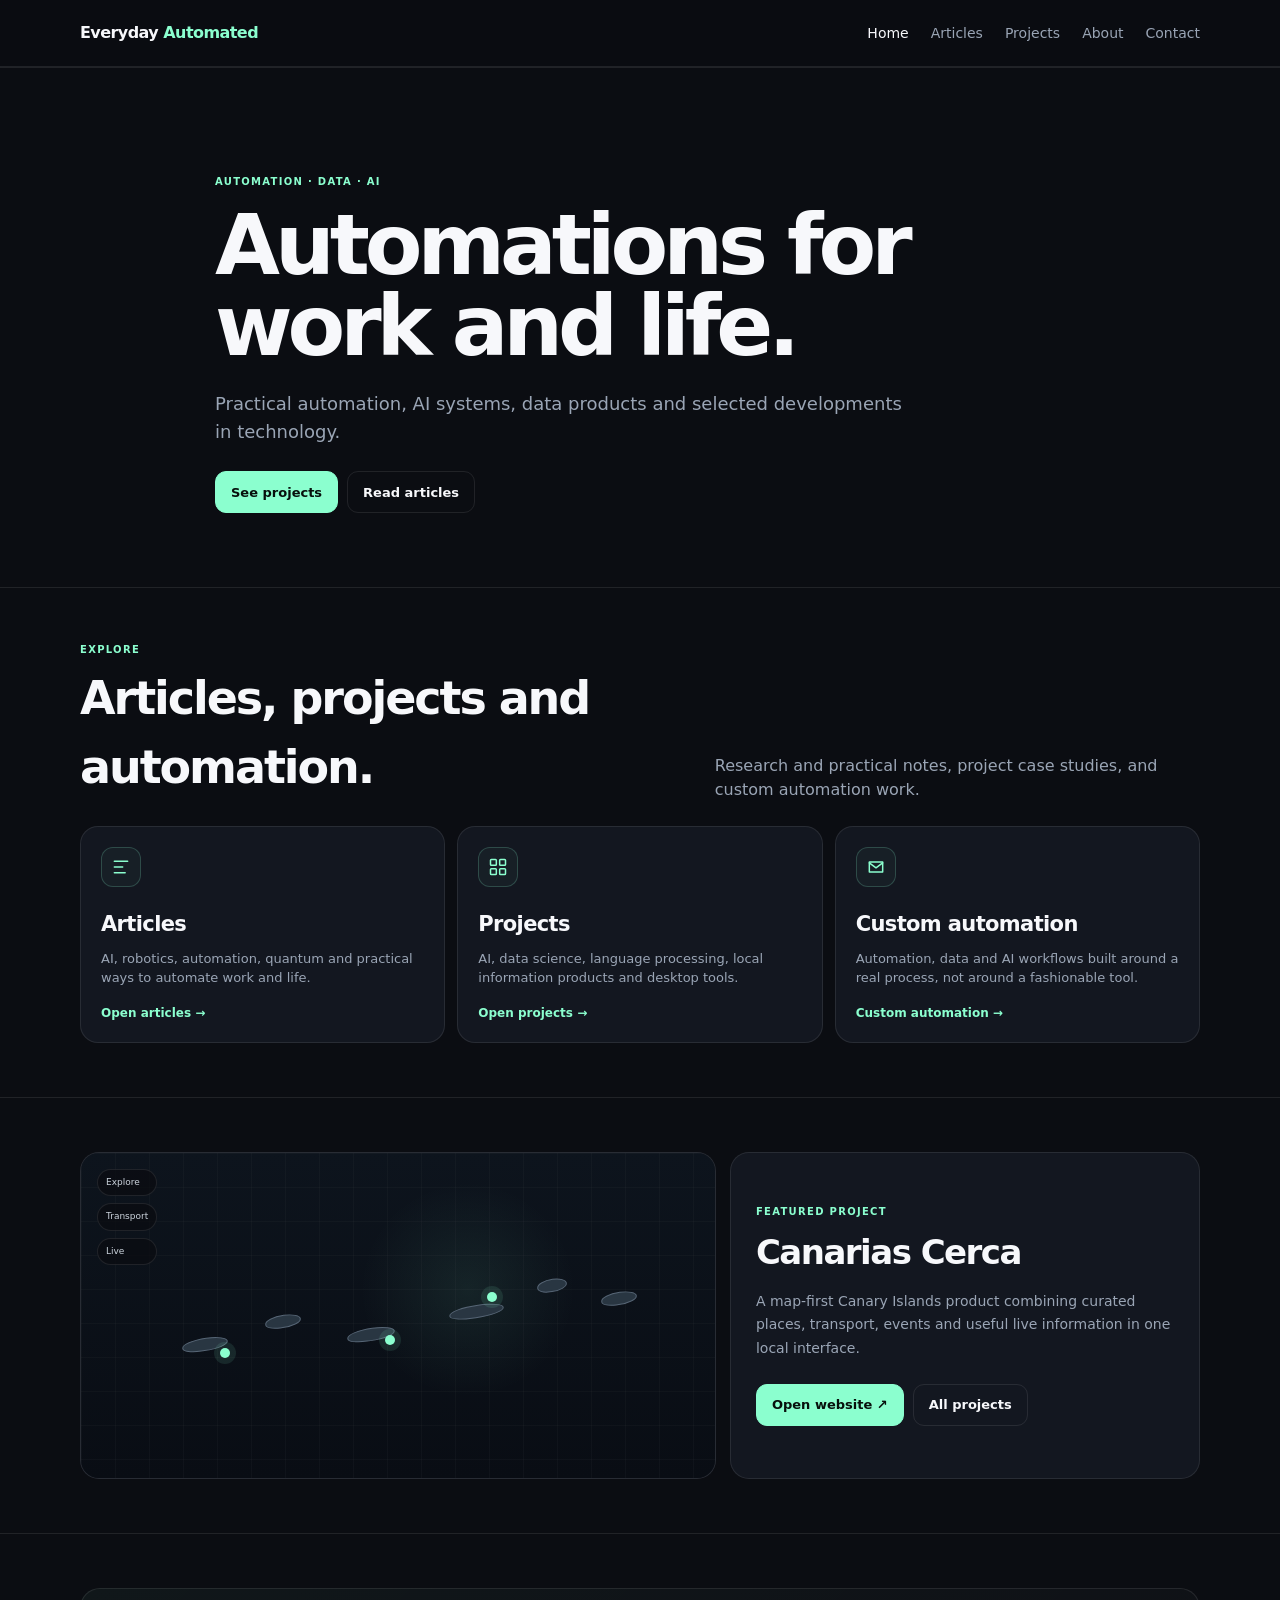
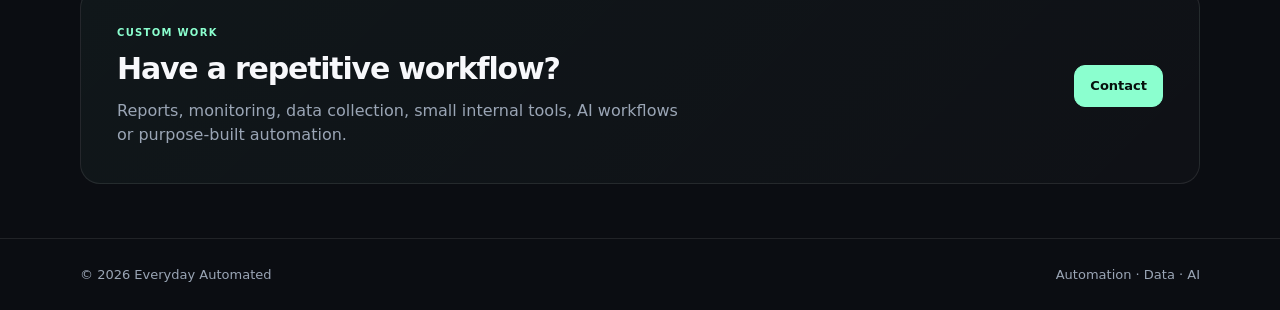
<file: index.html>
<!DOCTYPE html>
<html lang="en">
<head>
  <meta charset="UTF-8">
  <meta name="viewport" content="width=device-width,initial-scale=1">
  <meta name="description" content="Everyday Automated — practical automation, AI, data systems and useful technology for work and life.">
  <title>Everyday Automated</title>
  <link rel="stylesheet" href="/site.css">
</head>
<body>
<header><div class="wrap nav">
  <a class="brand" href="/">Everyday <span>Automated</span></a>
  <nav>
    <a class="active" href="/">Home</a>
    <a href="/articles/">Articles</a>
    <a href="/projects/">Projects</a>
    <a href="/about/">About</a>
    <a href="/contact/">Contact</a>
  </nav>
</div></header>

<main>
<section class="hero">
  <div class="wrap hero-inner">
    <div class="eyebrow">Automation · Data · AI</div>
    <h1>Automations for<br>work and life.</h1>
    <p>Practical automation, AI systems, data products and selected developments in technology.</p>
    <div class="btns">
      <a class="btn primary" href="/projects/">See projects</a>
      <a class="btn" href="/articles/">Read articles</a>
    </div>
  </div>
</section>

<section>
  <div class="wrap">
    <div class="section-head">
      <div><div class="label">Explore</div><h2>Articles, projects and automation.</h2></div>
      <p>Research and practical notes, project case studies, and custom automation work.</p>
    </div>

    <div class="home-paths">
      <a class="path-card" href="/articles/">
        <div class="icon">
          <svg viewBox="0 0 24 24"><path d="M4 5h16M4 12h10M4 19h13"/></svg>
        </div>
        <h3>Articles</h3>
        <p>AI, robotics, automation, quantum and practical ways to automate work and life.</p>
        <div class="path-link">Open articles →</div>
      </a>

      <a class="path-card" href="/projects/">
        <div class="icon">
          <svg viewBox="0 0 24 24"><rect x="3" y="3" width="7" height="7" rx="1"/><rect x="14" y="3" width="7" height="7" rx="1"/><rect x="3" y="14" width="7" height="7" rx="1"/><rect x="14" y="14" width="7" height="7" rx="1"/></svg>
        </div>
        <h3>Projects</h3>
        <p>AI, data science, language processing, local information products and desktop tools.</p>
        <div class="path-link">Open projects →</div>
      </a>

      <a class="path-card" href="/contact/">
        <div class="icon">
          <svg viewBox="0 0 24 24"><path d="M4 6h16v12H4z"/><path d="m4 7 8 6 8-6"/></svg>
        </div>
        <h3>Custom automation</h3>
        <p>Automation, data and AI workflows built around a real process, not around a fashionable tool.</p>
        <div class="path-link">Custom automation →</div>
      </a>
    </div>
  </div>
</section>

<section>
  <div class="wrap featured">
    <div class="feature-panel">
      <div class="map-preview" aria-label="Stylized Canary Islands project map preview">
        <div class="map-grid"></div>
        <span class="island i1"></span><span class="island i2"></span><span class="island i3"></span>
        <span class="island i4"></span><span class="island i5"></span><span class="island i6"></span>
        <span class="pin p1"></span><span class="pin p2"></span><span class="pin p3"></span>
        <div class="map-ui"><span>Explore</span><span>Transport</span><span>Live</span></div>
      </div>
    </div>
    <div class="feature-copy">
      <div class="label">Featured project</div>
      <h2>Canarias Cerca</h2>
      <p>A map-first Canary Islands product combining curated places, transport, events and useful live information in one local interface.</p>
      <div class="btns">
        <a class="btn primary" href="https://www.canariascerca.es" target="_blank" rel="noopener">Open website ↗</a>
        <a class="btn" href="/projects/">All projects</a>
      </div>
    </div>
  </div>
</section>

<section>
  <div class="wrap">
    <div class="mini-cta">
      <div>
        <div class="label">Custom work</div>
        <h2>Have a repetitive workflow?</h2>
        <p>Reports, monitoring, data collection, small internal tools, AI workflows or purpose-built automation.</p>
      </div>
      <a class="btn primary" href="/contact/">Contact</a>
    </div>
  </div>
</section>
</main>

<footer><div class="wrap footer"><span>© 2026 Everyday Automated</span><span>Automation · Data · AI</span></div></footer>
</body>
</html>
</file>
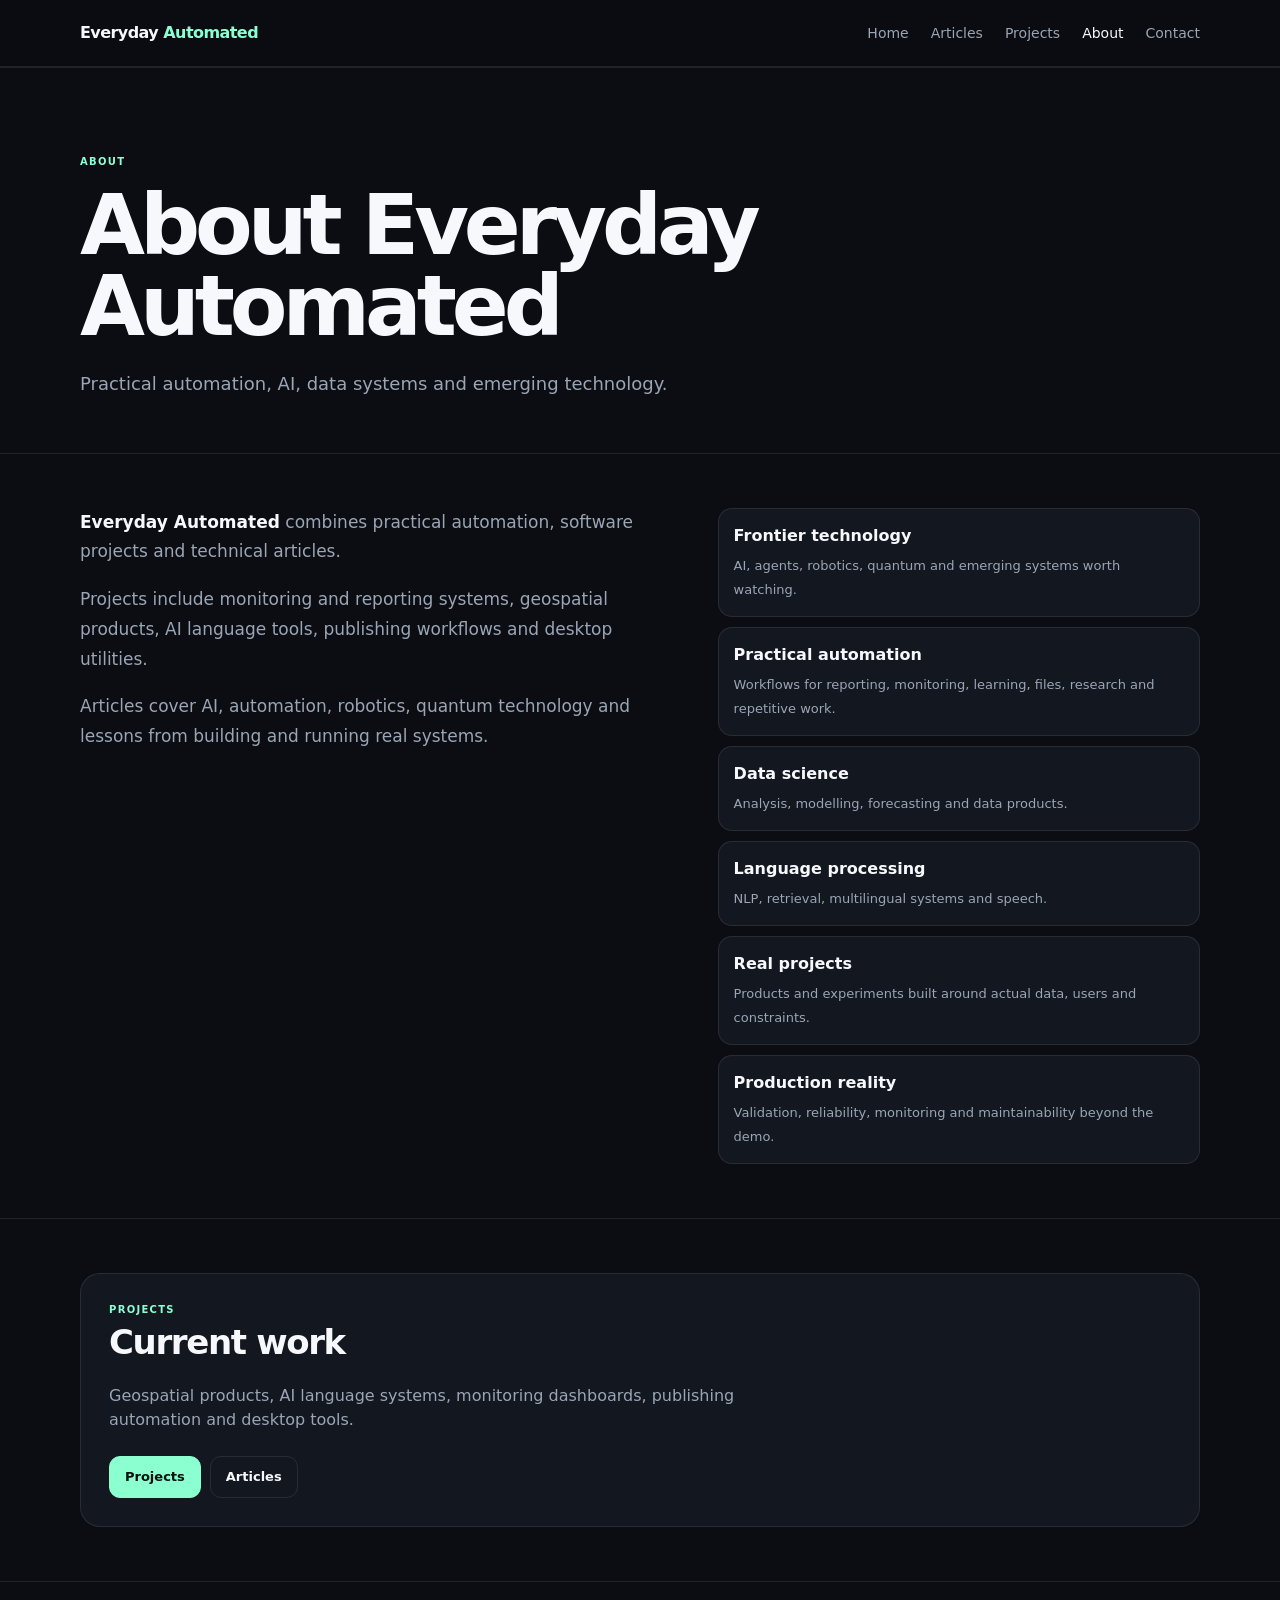
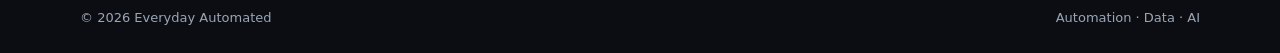
<file: about/index.html>
<!DOCTYPE html>
<html lang="en">
<head>
  <meta charset="UTF-8">
  <meta name="viewport" content="width=device-width,initial-scale=1">
  <meta name="description" content="About Everyday Automated — practical automation, AI, data systems and emerging technology.">
  <title>About — Everyday Automated</title>
  <link rel="stylesheet" href="/site.css">
</head>
<body>
<header><div class="wrap nav"><a class="brand" href="/">Everyday <span>Automated</span></a><nav>
<a href="/">Home</a><a href="/articles/">Articles</a><a href="/projects/">Projects</a><a class="active" href="/about/">About</a><a href="/contact/">Contact</a>
</nav></div></header>
<main>
<section class="page-hero"><div class="wrap"><div class="eyebrow">About</div><h1>About Everyday Automated</h1><p>Practical automation, AI, data systems and emerging technology.</p></div></section>

<section><div class="wrap split">
<div class="prose">
<p><strong>Everyday Automated</strong> combines practical automation, software projects and technical articles.</p>
<p>Projects include monitoring and reporting systems, geospatial products, AI language tools, publishing workflows and desktop utilities.</p>
<p>Articles cover AI, automation, robotics, quantum technology and lessons from building and running real systems.</p>
</div>
<div class="list">
<div><strong>Frontier technology</strong><span>AI, agents, robotics, quantum and emerging systems worth watching.</span></div>
<div><strong>Practical automation</strong><span>Workflows for reporting, monitoring, learning, files, research and repetitive work.</span></div>
<div><strong>Data science</strong><span>Analysis, modelling, forecasting and data products.</span></div>
<div><strong>Language processing</strong><span>NLP, retrieval, multilingual systems and speech.</span></div>
<div><strong>Real projects</strong><span>Products and experiments built around actual data, users and constraints.</span></div>
<div><strong>Production reality</strong><span>Validation, reliability, monitoring and maintainability beyond the demo.</span></div>
</div>
</div></section>

<section><div class="wrap"><div class="contact-box"><div class="label">Projects</div><h2>Current work</h2><p>Geospatial products, AI language systems, monitoring dashboards, publishing automation and desktop tools.</p><div class="btns"><a class="btn primary" href="/projects/">Projects</a><a class="btn" href="/articles/">Articles</a></div></div></div></section>
</main>
<footer><div class="wrap footer"><span>© 2026 Everyday Automated</span><span>Automation · Data · AI</span></div></footer>
</body></html>
</file>
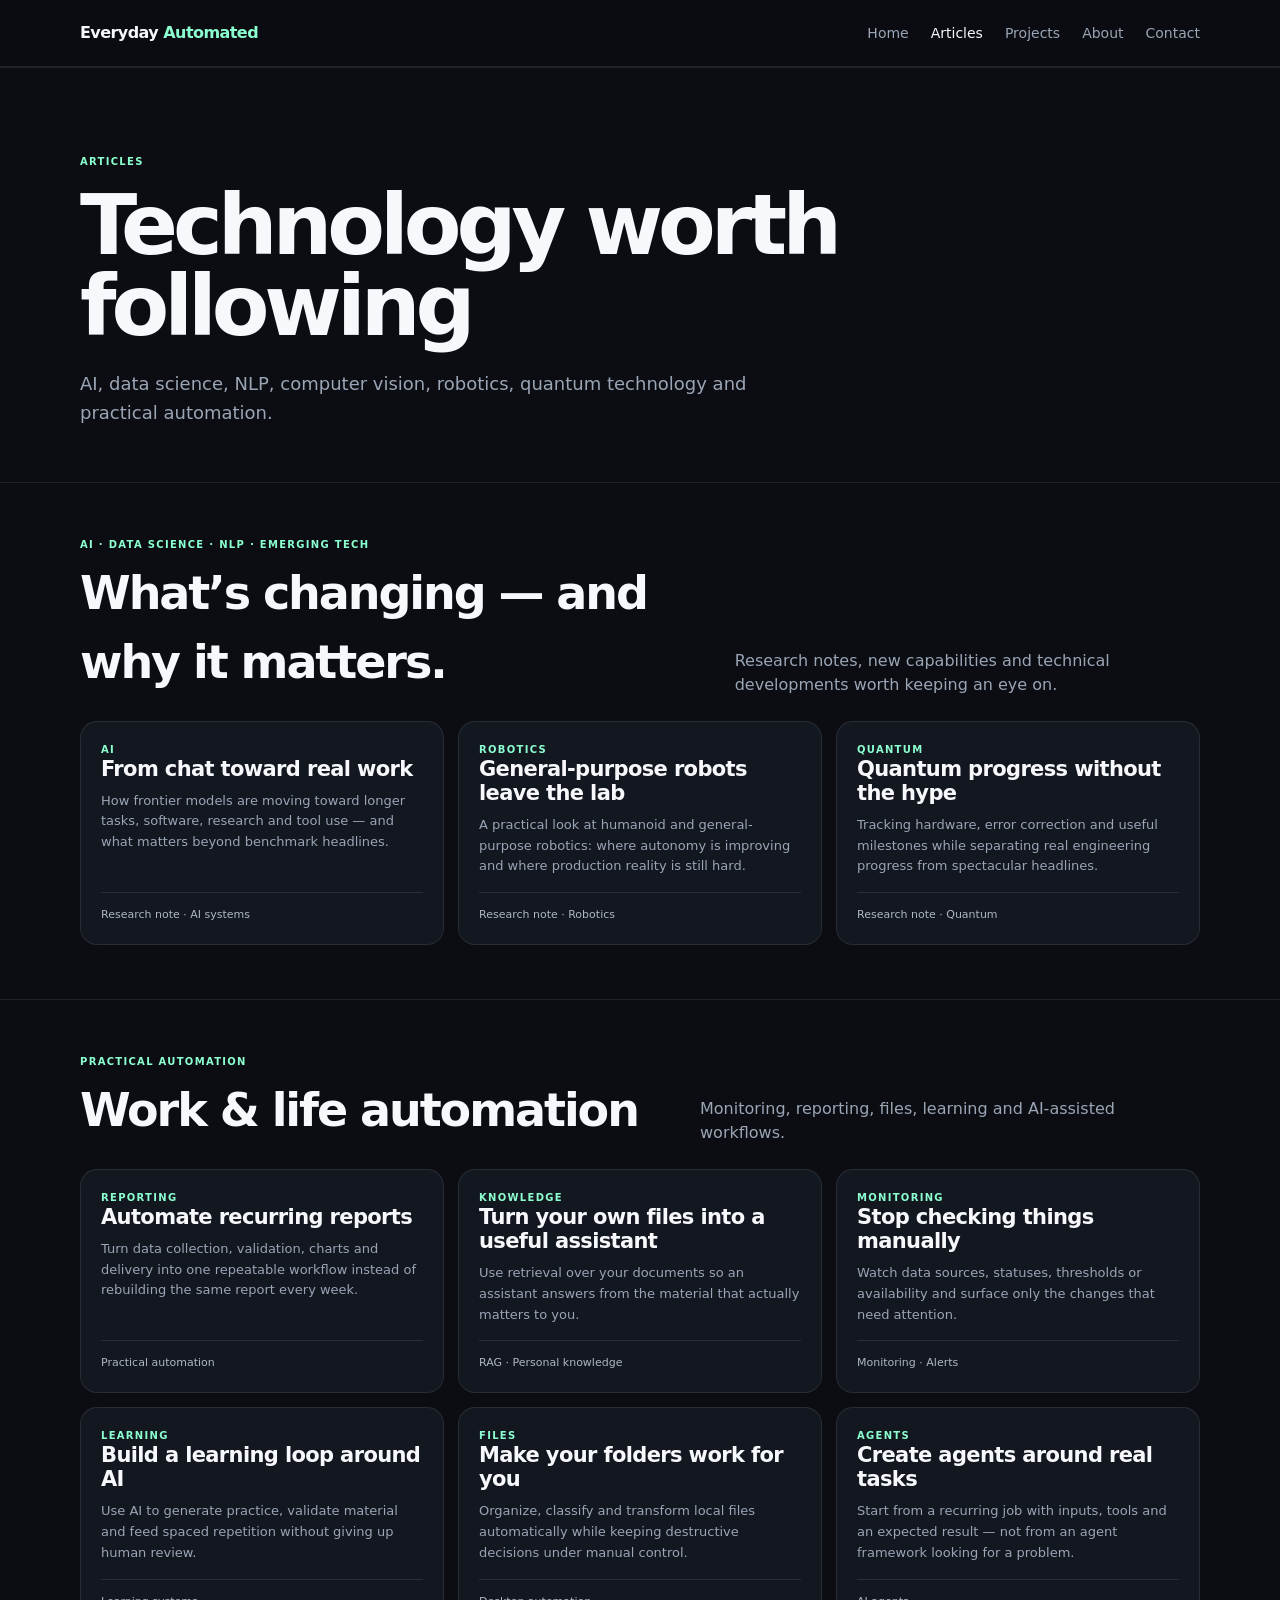
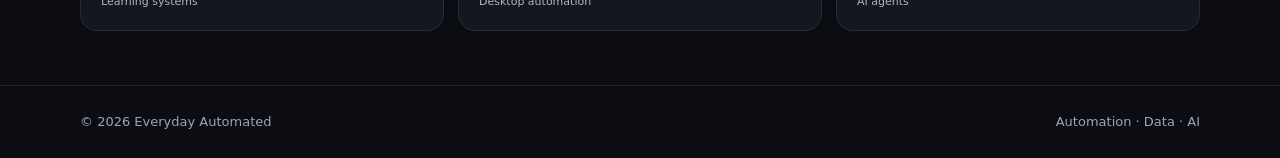
<file: articles/index.html>
<!DOCTYPE html>
<html lang="en">
<head>
  <meta charset="UTF-8">
  <meta name="viewport" content="width=device-width,initial-scale=1">
  <meta name="description" content="Articles and practical notes from Everyday Automated about AI, automation, robotics, data and useful technology.">
  <title>Articles — Everyday Automated</title>
  <link rel="stylesheet" href="/site.css">
</head>
<body>
<header><div class="wrap nav"><a class="brand" href="/">Everyday <span>Automated</span></a><nav>
<a href="/">Home</a><a class="active" href="/articles/">Articles</a><a href="/projects/">Projects</a><a href="/about/">About</a><a href="/contact/">Contact</a>
</nav></div></header>
<main>
<section class="page-hero"><div class="wrap"><div class="eyebrow">Articles</div><h1>Technology worth following</h1><p>AI, data science, NLP, computer vision, robotics, quantum technology and practical automation.</p></div></section>

<section><div class="wrap">
<div class="section-head"><div><div class="label">AI · Data Science · NLP · Emerging Tech</div><h2>What’s changing — and why it matters.</h2></div><p>Research notes, new capabilities and technical developments worth keeping an eye on.</p></div>
<div class="grid">
<article class="card"><div class="kicker">AI</div><h3>From chat toward real work</h3><p>How frontier models are moving toward longer tasks, software, research and tool use — and what matters beyond benchmark headlines.</p><div class="meta">Research note · AI systems</div></article>
<article class="card"><div class="kicker">Robotics</div><h3>General-purpose robots leave the lab</h3><p>A practical look at humanoid and general-purpose robotics: where autonomy is improving and where production reality is still hard.</p><div class="meta">Research note · Robotics</div></article>
<article class="card"><div class="kicker">Quantum</div><h3>Quantum progress without the hype</h3><p>Tracking hardware, error correction and useful milestones while separating real engineering progress from spectacular headlines.</p><div class="meta">Research note · Quantum</div></article>
</div>
</div></section>

<section><div class="wrap">
<div class="section-head"><div><div class="label">Practical automation</div><h2>Work & life automation</h2></div><p>Monitoring, reporting, files, learning and AI-assisted workflows.</p></div>
<div class="grid">
<article class="card"><div class="kicker">Reporting</div><h3>Automate recurring reports</h3><p>Turn data collection, validation, charts and delivery into one repeatable workflow instead of rebuilding the same report every week.</p><div class="meta">Practical automation</div></article>
<article class="card"><div class="kicker">Knowledge</div><h3>Turn your own files into a useful assistant</h3><p>Use retrieval over your documents so an assistant answers from the material that actually matters to you.</p><div class="meta">RAG · Personal knowledge</div></article>
<article class="card"><div class="kicker">Monitoring</div><h3>Stop checking things manually</h3><p>Watch data sources, statuses, thresholds or availability and surface only the changes that need attention.</p><div class="meta">Monitoring · Alerts</div></article>
<article class="card"><div class="kicker">Learning</div><h3>Build a learning loop around AI</h3><p>Use AI to generate practice, validate material and feed spaced repetition without giving up human review.</p><div class="meta">Learning systems</div></article>
<article class="card"><div class="kicker">Files</div><h3>Make your folders work for you</h3><p>Organize, classify and transform local files automatically while keeping destructive decisions under manual control.</p><div class="meta">Desktop automation</div></article>
<article class="card"><div class="kicker">Agents</div><h3>Create agents around real tasks</h3><p>Start from a recurring job with inputs, tools and an expected result — not from an agent framework looking for a problem.</p><div class="meta">AI agents</div></article>
</div>
</div></section>
</main>
<footer><div class="wrap footer"><span>© 2026 Everyday Automated</span><span>Automation · Data · AI</span></div></footer>
</body></html>
</file>
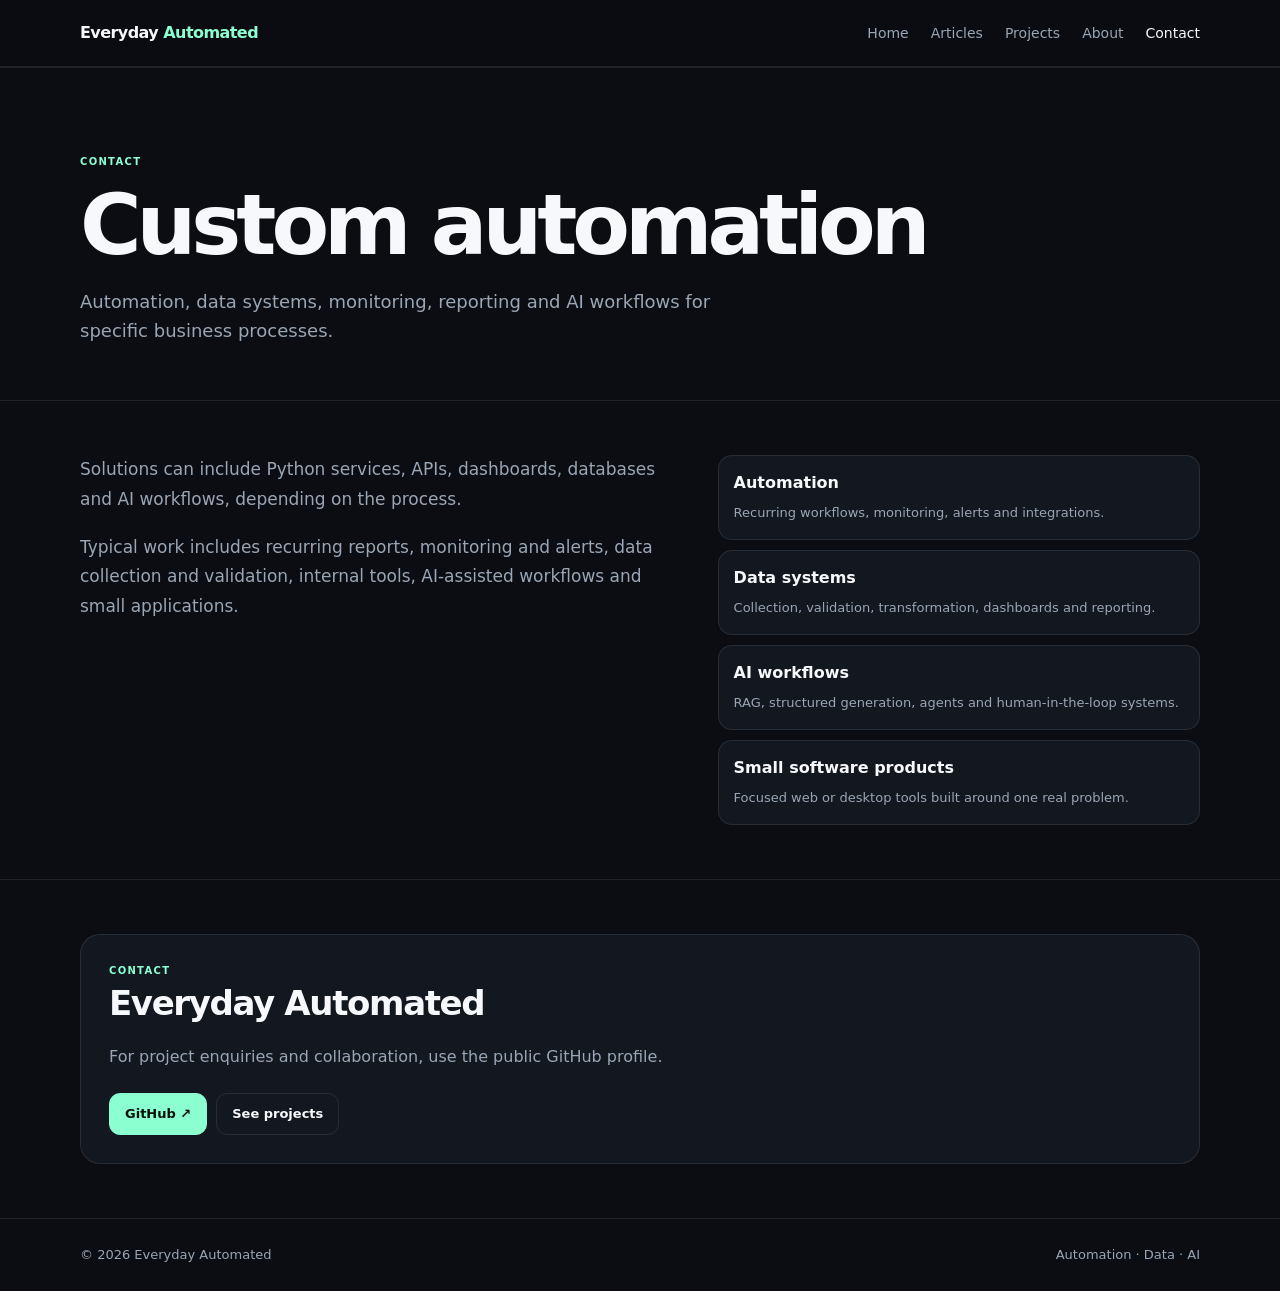
<file: contact/index.html>
<!DOCTYPE html>
<html lang="en">
<head>
  <meta charset="UTF-8">
  <meta name="viewport" content="width=device-width,initial-scale=1">
  <meta name="description" content="Contact Everyday Automated for custom automation, AI, data and software projects.">
  <title>Contact — Everyday Automated</title>
  <link rel="stylesheet" href="/site.css">
</head>
<body>
<header><div class="wrap nav"><a class="brand" href="/">Everyday <span>Automated</span></a><nav>
<a href="/">Home</a><a href="/articles/">Articles</a><a href="/projects/">Projects</a><a href="/about/">About</a><a class="active" href="/contact/">Contact</a>
</nav></div></header>
<main>
<section class="page-hero"><div class="wrap"><div class="eyebrow">Contact</div><h1>Custom automation</h1><p>Automation, data systems, monitoring, reporting and AI workflows for specific business processes.</p></div></section>

<section><div class="wrap split">
<div class="prose">
<p>Solutions can include Python services, APIs, dashboards, databases and AI workflows, depending on the process.</p>
<p>Typical work includes recurring reports, monitoring and alerts, data collection and validation, internal tools, AI-assisted workflows and small applications.</p>
</div>
<div class="list">
<div><strong>Automation</strong><span>Recurring workflows, monitoring, alerts and integrations.</span></div>
<div><strong>Data systems</strong><span>Collection, validation, transformation, dashboards and reporting.</span></div>
<div><strong>AI workflows</strong><span>RAG, structured generation, agents and human-in-the-loop systems.</span></div>
<div><strong>Small software products</strong><span>Focused web or desktop tools built around one real problem.</span></div>
</div>
</div></section>

<section><div class="wrap"><div class="contact-box"><div class="label">Contact</div><h2>Everyday Automated</h2><p>For project enquiries and collaboration, use the public GitHub profile.</p><div class="btns"><a class="btn primary" href="https://github.com/everyday-automated" target="_blank" rel="noopener">GitHub ↗</a><a class="btn" href="/projects/">See projects</a></div></div></div></section>
</main>
<footer><div class="wrap footer"><span>© 2026 Everyday Automated</span><span>Automation · Data · AI</span></div></footer>
</body></html>
</file>
<file: site.css>
:root{
  --bg:#0b0d12;--surface:#131720;--surface2:#171d27;--text:#f7f8fb;
  --muted:#9aa5b5;--line:rgba(255,255,255,.09);--accent:#8bffcf;--max:1120px;
}
*{box-sizing:border-box}html{scroll-behavior:smooth}
body{margin:0;font-family:Inter,ui-sans-serif,system-ui,-apple-system,"Segoe UI",sans-serif;background:var(--bg);color:var(--text);line-height:1.5}
a{color:inherit;text-decoration:none}.wrap{width:min(calc(100% - 40px),var(--max));margin:auto}
header{position:sticky;top:0;z-index:30;background:rgba(11,13,18,.9);backdrop-filter:blur(14px);border-bottom:1px solid var(--line)}
.nav{height:66px;display:flex;align-items:center;justify-content:space-between;gap:24px}
.brand{font-weight:850;letter-spacing:-.035em;white-space:nowrap}.brand span{color:var(--accent)}
nav{display:flex;gap:22px;align-items:center}nav a{font-size:14px;color:var(--muted)}nav a:hover,nav a.active{color:var(--text)}
main{min-height:calc(100vh - 150px)}
.hero,.page-hero{padding:86px 0 54px}.hero{min-height:520px;display:flex;align-items:center}
.hero-inner{max-width:850px}.eyebrow,.label,.kicker{font-size:10px;color:var(--accent);font-weight:800;text-transform:uppercase;letter-spacing:.13em}
.eyebrow{margin-bottom:16px}
h1{font-size:clamp(48px,7vw,84px);line-height:.97;letter-spacing:-.06em;margin:0 0 22px}
.hero p,.page-hero p{max-width:700px;color:var(--muted);font-size:18px;line-height:1.6;margin:0}
.btns{display:flex;gap:9px;flex-wrap:wrap;margin-top:24px}
.btn{display:inline-flex;align-items:center;justify-content:center;min-height:42px;padding:0 15px;border:1px solid var(--line);border-radius:11px;font-size:13px;font-weight:760;transition:.18s ease}
.btn:hover{border-color:rgba(255,255,255,.24);transform:translateY(-1px)}.btn.primary{background:var(--accent);border-color:var(--accent);color:#07100c}
section{padding:54px 0;border-top:1px solid var(--line)}
.section-head{display:flex;justify-content:space-between;align-items:end;gap:28px;margin-bottom:24px}
.section-head h2{font-size:clamp(30px,4.5vw,46px);letter-spacing:-.045em;margin:7px 0 0}
.section-head p{max-width:500px;color:var(--muted);margin:0}
.home-paths{display:grid;grid-template-columns:repeat(3,1fr);gap:12px}
.path-card{border:1px solid var(--line);border-radius:18px;background:var(--surface);padding:20px;min-height:190px;display:flex;flex-direction:column}
.path-card:hover{border-color:rgba(139,255,207,.26)}
.icon{width:40px;height:40px;border-radius:12px;border:1px solid rgba(139,255,207,.2);display:grid;place-items:center;color:var(--accent);background:rgba(139,255,207,.035);margin-bottom:22px}
.icon svg{width:20px;height:20px;fill:none;stroke:currentColor;stroke-width:1.8;stroke-linecap:round;stroke-linejoin:round}
.path-card h3{font-size:21px;letter-spacing:-.03em;margin:0 0 8px}.path-card p{font-size:13px;color:var(--muted);margin:0 0 16px}
.path-link{margin-top:auto;color:var(--accent);font-size:12px;font-weight:800}
.featured{display:grid;grid-template-columns:1.15fr .85fr;gap:14px}
.feature-panel,.feature-copy{border:1px solid var(--line);border-radius:19px;background:var(--surface);overflow:hidden}
.feature-copy{padding:25px;display:flex;flex-direction:column;justify-content:center}
.feature-copy h2{font-size:34px;letter-spacing:-.045em;margin:8px 0 12px}.feature-copy p{color:var(--muted);font-size:14px;line-height:1.65;margin:0}
.map-preview{height:325px;position:relative;background:radial-gradient(circle at 61% 42%,rgba(139,255,207,.08),transparent 25%),linear-gradient(180deg,#0d141d,#090d14);overflow:hidden}
.map-grid{position:absolute;inset:0;background-image:linear-gradient(rgba(255,255,255,.025) 1px,transparent 1px),linear-gradient(90deg,rgba(255,255,255,.025) 1px,transparent 1px);background-size:34px 34px}
.island{position:absolute;height:13px;background:#293642;border:1px solid #566575;border-radius:60% 50% 58% 44%;transform:rotate(-8deg)}
.i1{width:46px;left:16%;top:57%}.i2{width:36px;left:29%;top:50%}.i3{width:48px;left:42%;top:54%}.i4{width:55px;left:58%;top:47%}.i5{width:30px;left:72%;top:39%}.i6{width:36px;left:82%;top:43%}
.pin{position:absolute;width:10px;height:10px;border-radius:50%;background:var(--accent);box-shadow:0 0 0 6px rgba(139,255,207,.1)}
.pin.p1{left:64%;top:43%}.pin.p2{left:48%;top:56%}.pin.p3{left:22%;top:60%}
.map-ui{position:absolute;left:16px;top:16px;display:grid;gap:7px}.map-ui span{font-size:9px;padding:6px 8px;border-radius:999px;background:rgba(11,13,18,.76);border:1px solid var(--line);color:#ccd4dd}
.mini-cta{padding:36px;border:1px solid var(--line);border-radius:20px;background:linear-gradient(135deg,rgba(139,255,207,.045),rgba(255,255,255,.018));display:flex;align-items:center;justify-content:space-between;gap:30px}
.mini-cta h2{font-size:30px;letter-spacing:-.04em;margin:6px 0 0}.mini-cta p{color:var(--muted);max-width:570px;margin:8px 0 0}
.tabs{display:flex;gap:10px;flex-wrap:wrap;margin-bottom:30px}
.tab-btn{border:1px solid var(--line);background:var(--surface);color:var(--muted);padding:13px 18px;min-height:48px;border-radius:14px;font:inherit;font-size:14px;font-weight:780;cursor:pointer;transition:.18s ease}
.tab-btn:hover{color:var(--text);border-color:rgba(139,255,207,.32);transform:translateY(-1px)}
.tab-btn.active{background:rgba(139,255,207,.08);color:var(--text);border-color:rgba(139,255,207,.45);box-shadow:inset 0 0 0 1px rgba(139,255,207,.05)}
.tab-panel{display:none}.tab-panel.active{display:block}
.projects-grid{display:grid;grid-template-columns:repeat(3,minmax(0,1fr));gap:14px}
.project-card{border:1px solid var(--line);border-radius:18px;background:var(--surface);overflow:hidden;display:flex;flex-direction:column;min-height:390px}
.project-card:hover{border-color:rgba(139,255,207,.25)}
.project-visual{height:165px;border-bottom:1px solid var(--line);background:#0b1119;position:relative;overflow:hidden}
.project-body{padding:18px;display:flex;flex-direction:column;flex:1}.state{display:inline-flex;width:max-content;font-size:9px;text-transform:uppercase;letter-spacing:.09em;border:1px solid rgba(139,255,207,.24);color:var(--accent);border-radius:999px;padding:4px 7px;margin-bottom:12px}
.project-card h3{font-size:22px;line-height:1.15;letter-spacing:-.03em;margin:0 0 9px}.project-card p{font-size:13px;color:var(--muted);line-height:1.58;margin:0 0 12px}
.tags{display:flex;flex-wrap:wrap;gap:6px;margin-top:auto;padding-top:8px}.tags span{font-size:9px;color:#c5cdd7;border:1px solid var(--line);border-radius:999px;padding:4px 6px}
.project-links{display:flex;gap:10px;flex-wrap:wrap;margin-top:14px}.project-links a{font-size:11px;color:var(--accent);font-weight:800}
.visual-map{position:absolute;inset:0;background:radial-gradient(circle at 65% 45%,rgba(139,255,207,.09),transparent 28%),#0a1017}
.visual-map .island{height:9px}.visual-map .i1{width:34px}.visual-map .i2{width:25px}.visual-map .i3{width:39px}.visual-map .i4{width:44px}.visual-map .i5{width:24px}.visual-map .i6{width:28px}.visual-map .pin{width:7px;height:7px;box-shadow:0 0 0 4px rgba(139,255,207,.1)}
.visual-icon{position:absolute;inset:0;display:grid;place-items:center;background:linear-gradient(180deg,#101722,#0b1018)}
.visual-icon .big-icon{width:76px;height:76px;border-radius:22px;border:1px solid rgba(139,255,207,.22);display:grid;place-items:center;color:var(--accent);background:rgba(139,255,207,.035)}
.big-icon svg{width:36px;height:36px;fill:none;stroke:currentColor;stroke-width:1.55;stroke-linecap:round;stroke-linejoin:round}
.visual-list{padding:15px;background:linear-gradient(180deg,#101722,#0b1018);height:100%}
.visual-row{display:grid;grid-template-columns:34px 1fr 48px;gap:7px;align-items:center;padding:7px 0;border-bottom:1px solid rgba(255,255,255,.06);font-size:8px}.visual-row span:first-child{color:#6f7b8b}.visual-row span:nth-child(2){color:#cbd3dd}.visual-row span:last-child{text-align:right;color:var(--accent)}
.dashboard-shot img{width:100%;height:100%;object-fit:cover;display:block;opacity:.86}
.anki-visual{height:100%;display:flex;flex-direction:column;align-items:center;justify-content:center;text-align:center;background:linear-gradient(180deg,#101722,#0b1018)}.anki-visual strong{font-size:25px}.anki-visual span{font-size:9px;color:var(--muted);margin-top:6px}
.pipeline{height:100%;display:flex;align-items:center;justify-content:center;gap:6px;padding:18px;background:linear-gradient(180deg,#101722,#0b1018)}
.node{font-size:8px;color:#bec7d2;padding:9px 7px;border:1px solid var(--line);border-radius:9px;background:#141b25}.arrow{color:#5b6777;font-size:12px}
.split{display:grid;grid-template-columns:1.1fr .9fr;gap:48px;align-items:start}.prose{font-size:17px;color:var(--muted);line-height:1.75}.prose strong{color:var(--text)}.prose p{margin:0 0 18px}
.list{display:grid;gap:10px}.list div{border:1px solid var(--line);border-radius:14px;background:var(--surface);padding:15px}.list strong{display:block;margin-bottom:5px}.list span{font-size:13px;color:var(--muted)}
.card{border:1px solid var(--line);border-radius:17px;background:var(--surface);padding:20px;display:flex;flex-direction:column;min-height:220px}.card:hover{border-color:rgba(139,255,207,.26)}.card h3{font-size:21px;line-height:1.15;letter-spacing:-.03em;margin:0 0 10px}.card p{font-size:13px;color:var(--muted);line-height:1.6;margin:0 0 15px}.meta{margin-top:auto;padding-top:14px;border-top:1px solid var(--line);font-size:11px;color:#aeb7c4}.grid{display:grid;grid-template-columns:repeat(3,minmax(0,1fr));gap:14px}
.contact-box{border:1px solid var(--line);border-radius:20px;background:var(--surface);padding:28px}.contact-box h2{margin:0 0 10px;font-size:34px;letter-spacing:-.04em}.contact-box p{color:var(--muted);max-width:680px}
footer{padding:26px 0;border-top:1px solid var(--line);color:var(--muted);font-size:13px}.footer{display:flex;justify-content:space-between;gap:20px}
@media(max-width:900px){.home-paths,.projects-grid,.grid{grid-template-columns:repeat(2,minmax(0,1fr))}.featured{grid-template-columns:1fr}.split{grid-template-columns:1fr}}
@media(max-width:680px){nav{gap:12px;overflow-x:auto}nav a{font-size:12px}.hero{min-height:auto;padding:68px 0 44px}.page-hero{padding:68px 0 40px}.home-paths,.projects-grid,.grid{grid-template-columns:1fr}.section-head,.mini-cta{align-items:flex-start;flex-direction:column}.map-preview{height:250px}.project-card{min-height:auto}.footer{flex-direction:column;gap:5px}}

.project-icon-badge{position:absolute;right:12px;top:12px;width:42px;height:42px;border-radius:12px;display:grid;place-items:center;background:rgba(9,13,20,.82);border:1px solid rgba(139,255,207,.28);color:var(--accent);backdrop-filter:blur(8px);box-shadow:0 8px 22px rgba(0,0,0,.22)}
.project-icon-badge svg{width:22px;height:22px;fill:none;stroke:currentColor;stroke-width:1.8;stroke-linecap:round;stroke-linejoin:round}
@media(max-width:680px){.tabs{display:grid;grid-template-columns:1fr 1fr;gap:8px}.tab-btn{width:100%;padding:12px 10px;font-size:13px}.project-icon-badge{width:38px;height:38px}}

.feature-screenshot{display:block;width:100%;height:325px;object-fit:cover;object-position:center}
.screenshot-visual img{display:block;width:100%;height:100%;object-fit:cover;object-position:center}
.gomera-preview{position:absolute;inset:0;display:grid;grid-template-columns:42% 58%;background:linear-gradient(180deg,#101722,#0b1018)}
.gomera-map{display:flex;flex-direction:column;align-items:center;justify-content:center;padding:10px;border-right:1px solid rgba(255,255,255,.07)}
.gomera-map img{display:block;width:96px;height:88px;object-fit:contain;filter:invert(88%) sepia(8%) saturate(280%) hue-rotate(145deg) brightness(94%) contrast(90%)}
.gomera-map span{margin-top:3px;font-size:9px;font-weight:800;letter-spacing:.08em;text-transform:uppercase;color:#d7e2e7}
.map-credit{margin-top:4px;font-size:6px;color:#687986;text-decoration:none}.map-credit:hover{color:#91a6b3}
.gomera-list{display:grid;align-content:center;gap:7px;padding:13px 14px}
.gomera-list div{padding-bottom:6px;border-bottom:1px solid rgba(255,255,255,.055)}
.gomera-list div:last-child{border-bottom:0;padding-bottom:0}
.gomera-list strong{display:block;font-size:9px;color:#eef3f5;margin-bottom:2px}
.gomera-list span{display:block;font-size:7.5px;line-height:1.35;color:#8795a5}
@media(max-width:680px){.feature-screenshot{height:250px}.gomera-map img{width:84px;height:76px}}
</file>
